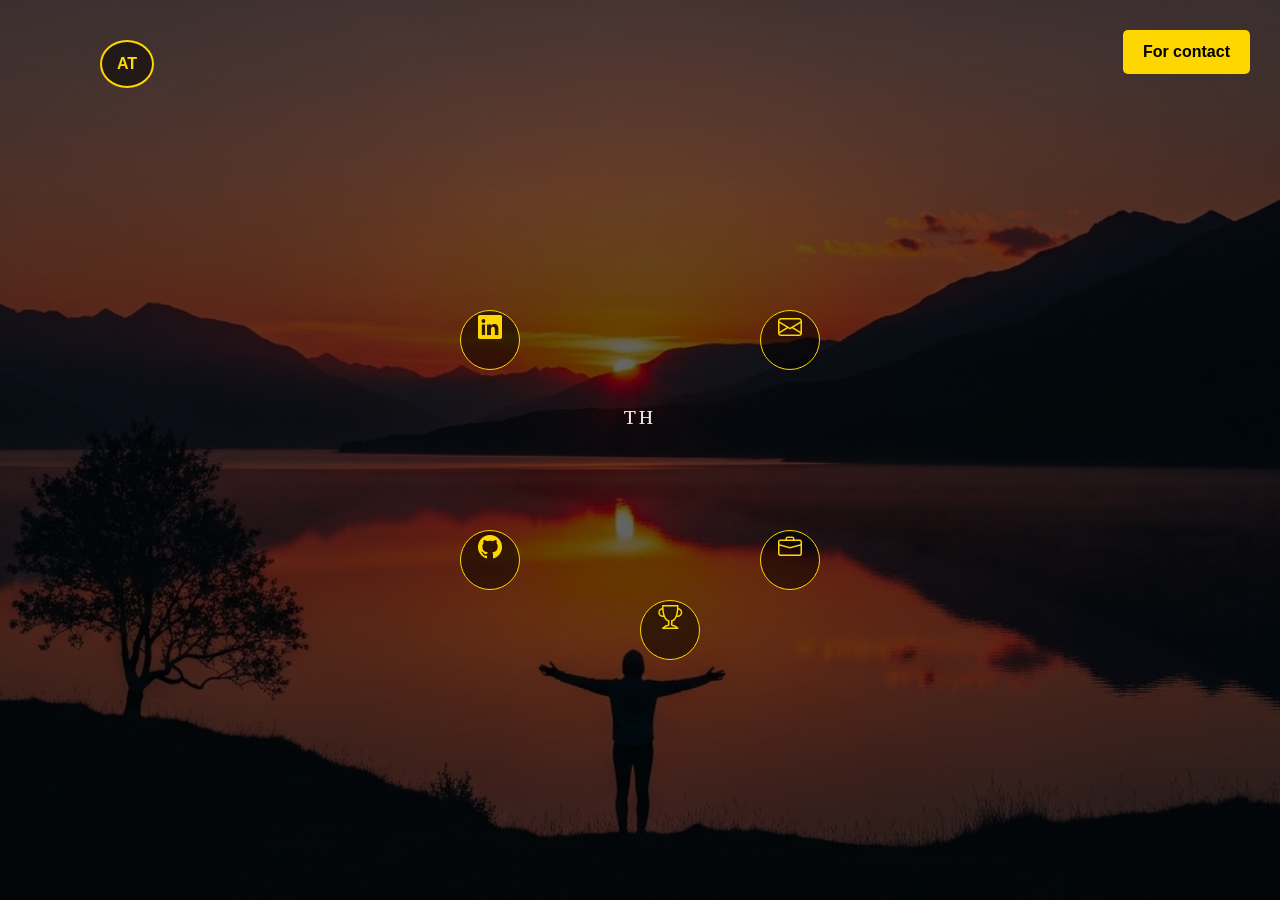
<file: index.html>
<!DOCTYPE html>
<html lang="en">
<head>
  <meta charset="UTF-8">
  <meta name="viewport" content="width=device-width, initial-scale=1.0">
  <title>Portfolio</title>
  <link rel="stylesheet" href="https://cdn.jsdelivr.net/npm/bootstrap@5.3.0/dist/css/bootstrap.min.css">
  <link rel="stylesheet" href="https://cdn.jsdelivr.net/npm/bootstrap-icons@1.10.5/font/bootstrap-icons.css">
  <link rel="stylesheet" href="style.css">
</head>
<body class="fade-in">
  <section class="hero-container">
    <nav class="top-left-logo">
      <div class="logo-circle" onmouseup="hi()">
        <span>AT</span>
      </div>
      <p id="name">Ayush Thakur</p>
    </nav>
    <button onclick="redirect()" id="Button">For contact</button>
    <div class="content-overlay text-center" onmouseover="hello()">
      <h2 class="subtitle" id="first"></h2>
      <h1 class="main-title" id="second"></h1>
      <h2 class="subtitle_visionary" id="third"></h2>
      <p class="name-footer" id="fourth"></p>
    </div>
    <div class="orbit">
      
      <!--Mail-->
      <a href="https://mail.google.com/mail/?view=cm&fs=1&to=ayushtha922@gmail.com" class="icon-node mail">
        <i class="bi bi-envelope"></i>
        <p>Mail</p>
      </a>

      <!--Portfolio-->
      <a href="AT.docx" class="icon-node portfolio">
        <i class="bi bi-briefcase"></i>  <!-- Briefcase icon -->
        <p>Portfolio</p>
      </a>
      <!--LinkedIn-->
      <a href="https://www.linkedin.com/in/ayush-thakur-9b6988382/" target="_blank" class="icon-node linkedin">
        <i class="bi bi-linkedin"></i>  <!-- LinkedIn icon -->
        <p>LinkedIn</p>
      </a>

      <!--GitHub-->
      <a href="https://github.com/Ayush-thakur07" target="_blank" class="icon-node github">
        <i class="bi bi-github"></i>
        <p>GitHub</p>
      </a>
      <!--Achievements-->
      <a href="achieve.html" class="icon-node achievement">
        <i class="bi bi-trophy"></i>  <!-- Trophy icon -->
        <p>Achievements</p>
      </a>
  </section>
  <!-- End of hero section -->
   <script src="first.js"></script>
</body>
</html>
</file>
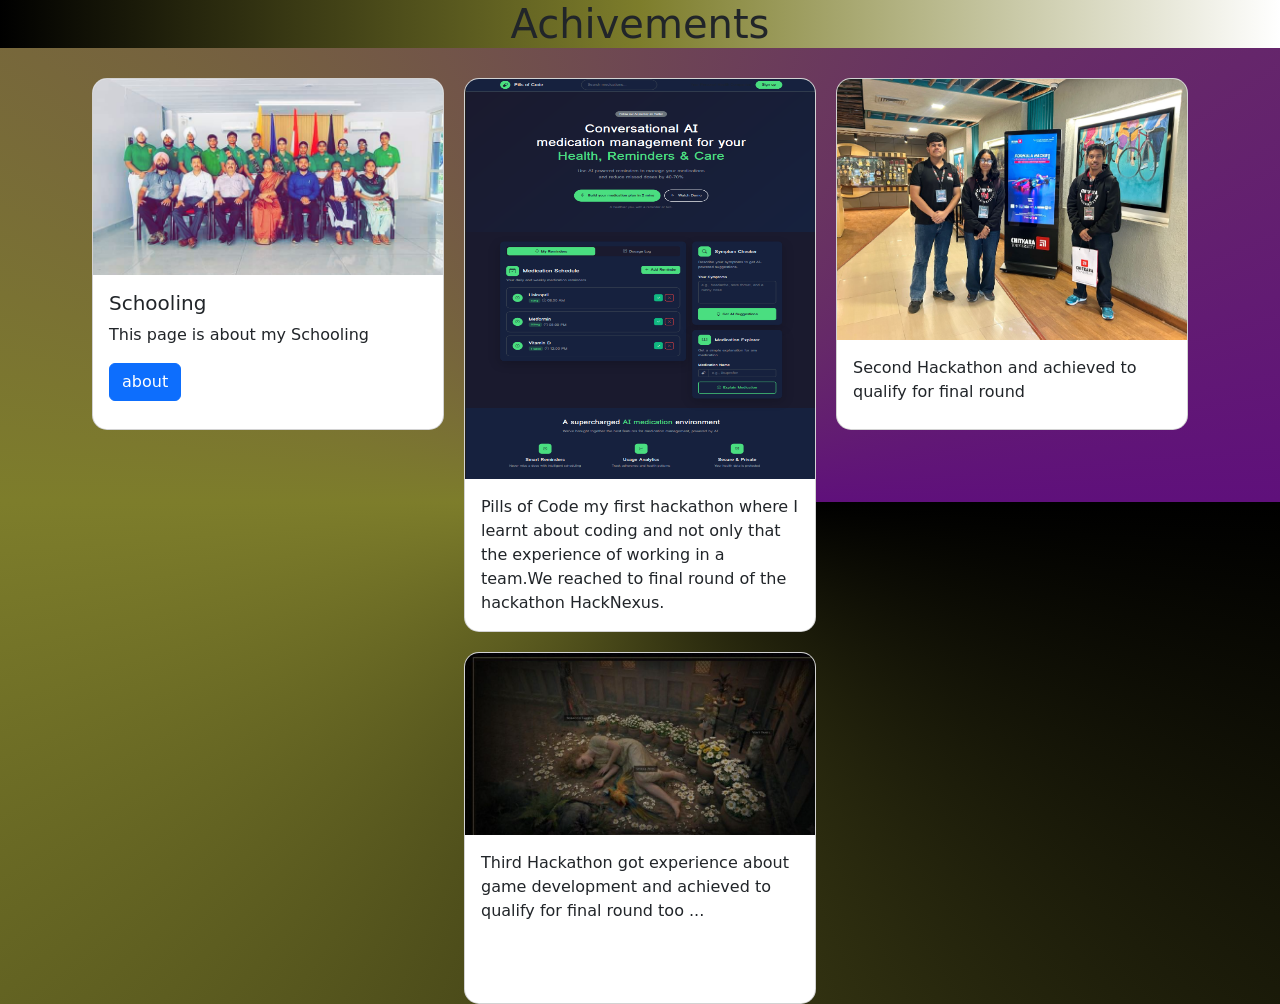
<file: achieve.html>
<!DOCTYPE html>
<html lang="en">
<head>
    <meta charset="UTF-8">
    <meta name="viewport" content="width=device-width, initial-scale=1.0">
    <title>Document</title>
    <link rel="stylesheet" href="https://cdn.jsdelivr.net/npm/bootstrap@5.3.0/dist/css/bootstrap.min.css">
    <link rel="stylesheet" href="https://cdn.jsdelivr.net/npm/bootstrap-icons@1.10.5/font/bootstrap-icons.css">
    <link rel="stylesheet" href="achiv.css">
</head>
<body>
    <h1 class="a">Achivements</h1>
    <div class="card-container">
    <div class="card" style="width: 22rem; height: 22rem;">
      <img src="school.jpeg" class="card-img-top" alt="school">
      <div class="card-body">
        <h5 class="card-title">Schooling</h5>
        <p class="card-text">This page is about my Schooling</p>
        <button onclick="about()" class="btn btn-primary">about</button>
      </div>
    </div>
    <div class="card" id="second" style="width: 22rem;" onclick="pos()">
      <img src="pills.jpeg" class="card-img-top" alt="first" style="height: 25rem;">
      <div class="card-body">
        <p class="card-text">Pills of Code my first hackathon where I learnt about coding and not only that the experience of working in a team.We reached to final round of the hackathon HackNexus.
        </p>
      </div>
    </div>
    <div class="card" style="width: 22rem; height: 22rem;" onclick="pos2()">
      <img src="2hack.jpeg" class="card-img-top" alt="2hack">
      <div class="card-body">
        <p class="card-text">Second Hackathon and achieved to qualify for final round</p>
      </div>
    </div>
    <div class="card" style="width: 22rem; height: 22rem;" onclick="pos3()">
      <img src="3hack.jpeg" class="card-img-top" alt="3hack">
      <div class="card-body">
        <p class="card-text">Third Hackathon got experience about game development and achieved to qualify for final round too ...</p>
      </div>
    </div>
    </div>
    <script>
        function about(){
          window.alert("You are being redirected to the school page");
          setTimeout(()=>{
            window.location.href="school.html";
          }, 1000);
        }
        function pos(){
          window.alert("This is about my first hackathon which was organised in Chitkara University and I got to learn about coding and the experience of working in a team.");
        }
        function pos2(){
          window.alert("This is about my second hackathon which was organised in Chitkara University and I got to learn about how to be a contributor to a team and everyone in team has it's own role without that the task done by a team is not possible.");
        }
        function pos3(){
          window.alert("This is about my third hackathon which was organised in Chandigarh group of colleges and I got to learn about how i can use AI to make a graphical interface and about canva, not only that but i got to knoew about game devlopment and experience of managing task in a fraction of time.");
        } 
    </script>
</body>
</html>
</file>
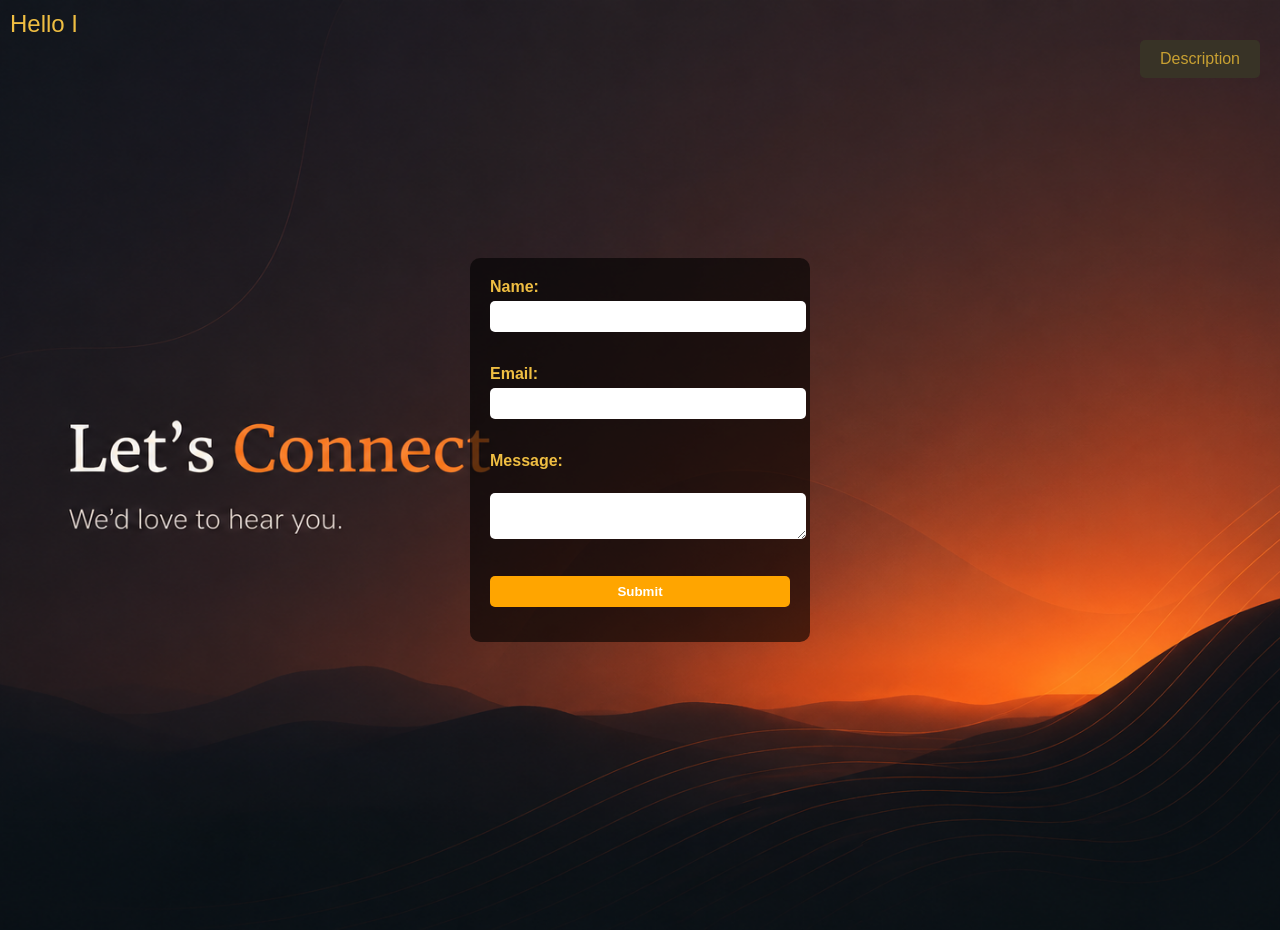
<file: contact.html>
<!DOCTYPE html>
<html lang="en">
<head>
    <meta charset="UTF-8">
    <meta name="viewport" content="width=device-width, initial-scale=1.0">
    <title>Document</title>
    <link rel="stylesheet" href="contact.css">
    <style>
        button {
            background-color: rgb(56, 51, 38); 
            color: rgb(200, 160, 50);                        
            padding: 10px 20px;                  
            border: none;                        
            border-radius: 5px;                  
            font-size: 16px;                     
            cursor: pointer;                     
            margin-top: 20px;    
            position:fixed;
            right: 20px;
            top: 20px;                
        }
        button:hover {
            background-color: rgb(200, 160, 50); 
        }
    </style>
</head>
<body style="background-image: url('contact.jpeg'); 
             background-size: cover; 
             background-repeat: no-repeat;">
    <div class="myForm">
        <form id="myForm">
            <label for="name" required style="color: rgb(239, 190, 66);">Name:</label>
            <input type="text" id="name" name="name" required><br><br>
            <label for="email" required style="color: rgb(239, 190, 66);">Email:</label>
            <input type="email" id="email" name="email" required><br><br>
            <label for="message" required style="color: rgb(239, 190, 66);">Message:</label><br>
            <textarea id="message" name="message" required></textarea><br><br>
            <input type="submit" value="Submit" id="Store">
        </form>
    </div>
    <p id="greet" style="color: rgb(239, 190, 66);"></p>
    <p id="hello" style="color: rgb(239, 190, 66);"></p>
    <p id="effect" style="color: rgb(239, 190, 66);"></p>
    <p id="new" style="color: rgb(239, 190, 66);"></p>
    <div style="text-align:center; margin-top:30px;">
        <button onclick="effort()">Description</button>
    </div>
    <script src="contact.js"></script>
</body>
</html>
</file>
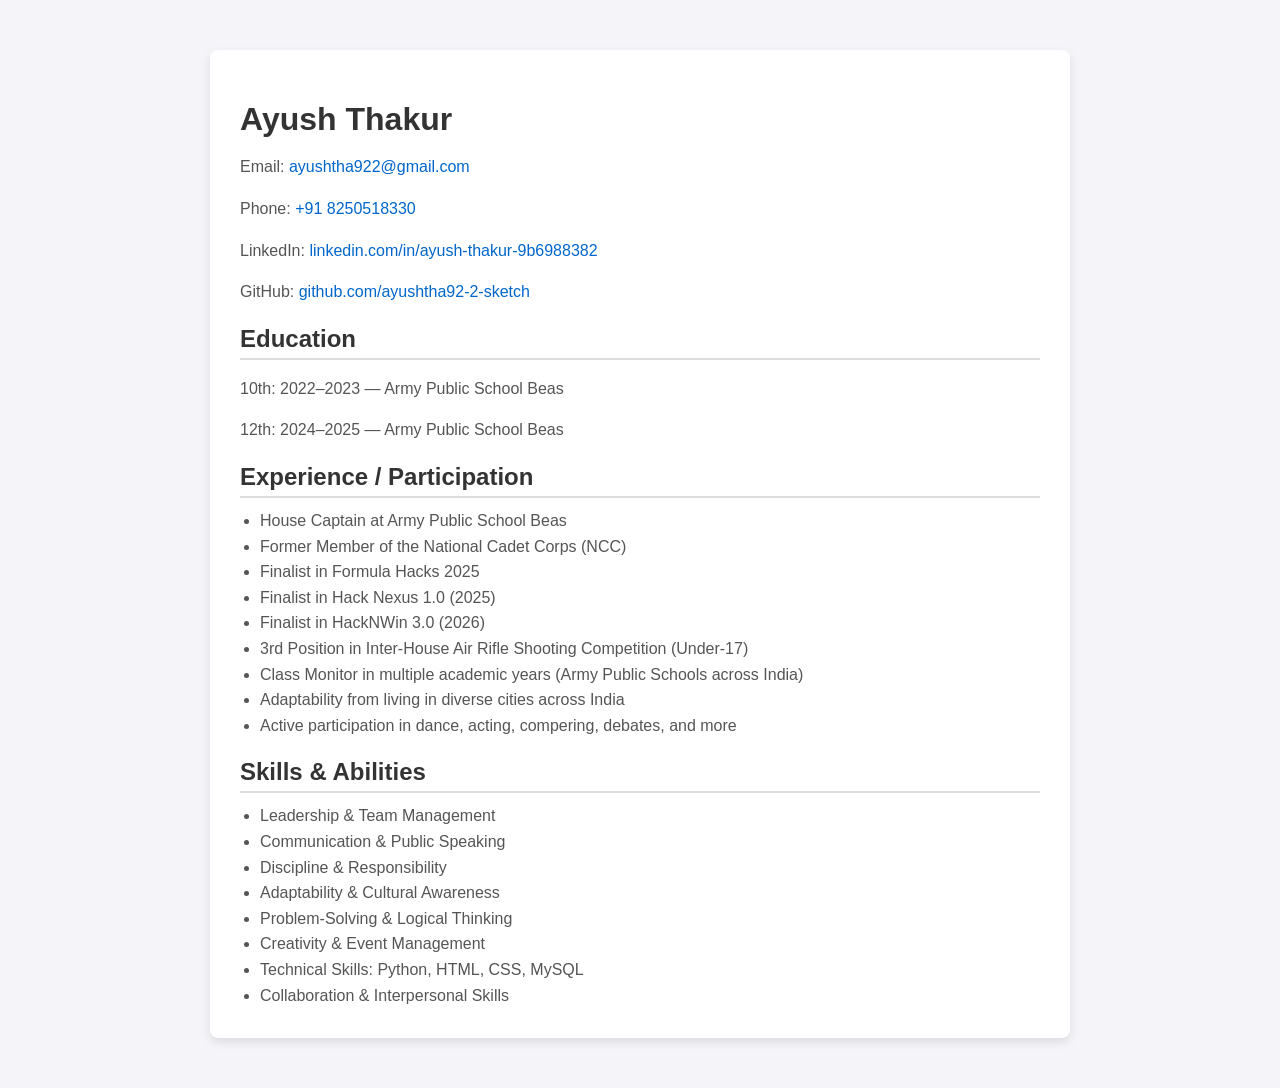
<file: port.html>
<!DOCTYPE html>
<html lang="en">
<head>
  <meta charset="UTF-8">
  <title>Ayush Thakur - Resume</title>
  <style>
    body {
      font-family: Arial, sans-serif;
      background-color: #f4f4f9;
      margin: 0;
      padding: 0;
    }
    .resume-container {
      max-width: 800px;
      margin: 50px auto;
      background: #fff;
      padding: 30px;
      box-shadow: 0 4px 10px rgba(0,0,0,0.1);
      border-radius: 8px;
    }
    h1, h2 {
      margin-bottom: 10px;
      color: #333;
    }
    h2 {
      border-bottom: 2px solid #ddd;
      padding-bottom: 5px;
      margin-top: 20px;
    }
    p, li {
      line-height: 1.6;
      color: #555;
    }
    ul {
      margin: 0;
      padding-left: 20px;
    }
    .contact-info {
      margin-bottom: 20px;
    }
    .contact-info a {
      color: #0066cc;
      text-decoration: none;
    }
    .contact-info a:hover {
      text-decoration: underline;
    }
  </style>
</head>
<body>
  <div class="resume-container">
    <h1>Ayush Thakur</h1>
    <div class="contact-info" onmouseup ="effect()">
      <p>Email: <a href="mailto:ayushtha922@gmail.com">ayushtha922@gmail.com</a></p>
      <p>Phone: <a href="tel:+918250518330">+91 8250518330</a></p>
      <p>LinkedIn: <a href="https://linkedin.com/in/ayush-thakur-9b6988382" target="_blank">linkedin.com/in/ayush-thakur-9b6988382</a></p>
      <p>GitHub: <a href="https://github.com/ayushtha92-2-sketch" target="_blank">github.com/ayushtha92-2-sketch</a></p>
    </div>
    <div onmousedown="School()">
    <h2>Education</h2>
    <p>10th: 2022–2023 — Army Public School Beas</p>
    <p>12th: 2024–2025 — Army Public School Beas</p>
    </div>

    <h2>Experience / Participation</h2>
    <ul>
      <li>House Captain at Army Public School Beas</li>
      <li>Former Member of the National Cadet Corps (NCC)</li>
      <li>Finalist in Formula Hacks 2025</li>
      <li>Finalist in Hack Nexus 1.0 (2025)</li>
      <li>Finalist in HackNWin 3.0 (2026)</li>
      <li>3rd Position in Inter-House Air Rifle Shooting Competition (Under-17)</li>
      <li>Class Monitor in multiple academic years (Army Public Schools across India)</li>
      <li>Adaptability from living in diverse cities across India</li>
      <li>Active participation in dance, acting, compering, debates, and more</li>
    </ul>

    <h2>Skills & Abilities</h2>
    <ul>
      <li>Leadership & Team Management</li>
      <li>Communication & Public Speaking</li>
      <li>Discipline & Responsibility</li>
      <li>Adaptability & Cultural Awareness</li>
      <li>Problem-Solving & Logical Thinking</li>
      <li>Creativity & Event Management</li>
      <li>Technical Skills: Python, HTML, CSS, MySQL</li>
      <li>Collaboration & Interpersonal Skills</li>
    </ul>
  </div>
  <script>
    function effect() {
        window.alert("You are on the contact page, you can contact me through email or phone or you can also check my LinkedIn and GitHub profiles");
    }
    function School(){
        window.alert("You are being redirected to my school page");
        setTimeout(()=>{
            window.location.href="https://www.apsbeas.org/";}, 500);
        }
  </script>
</body>
</html>
</file>
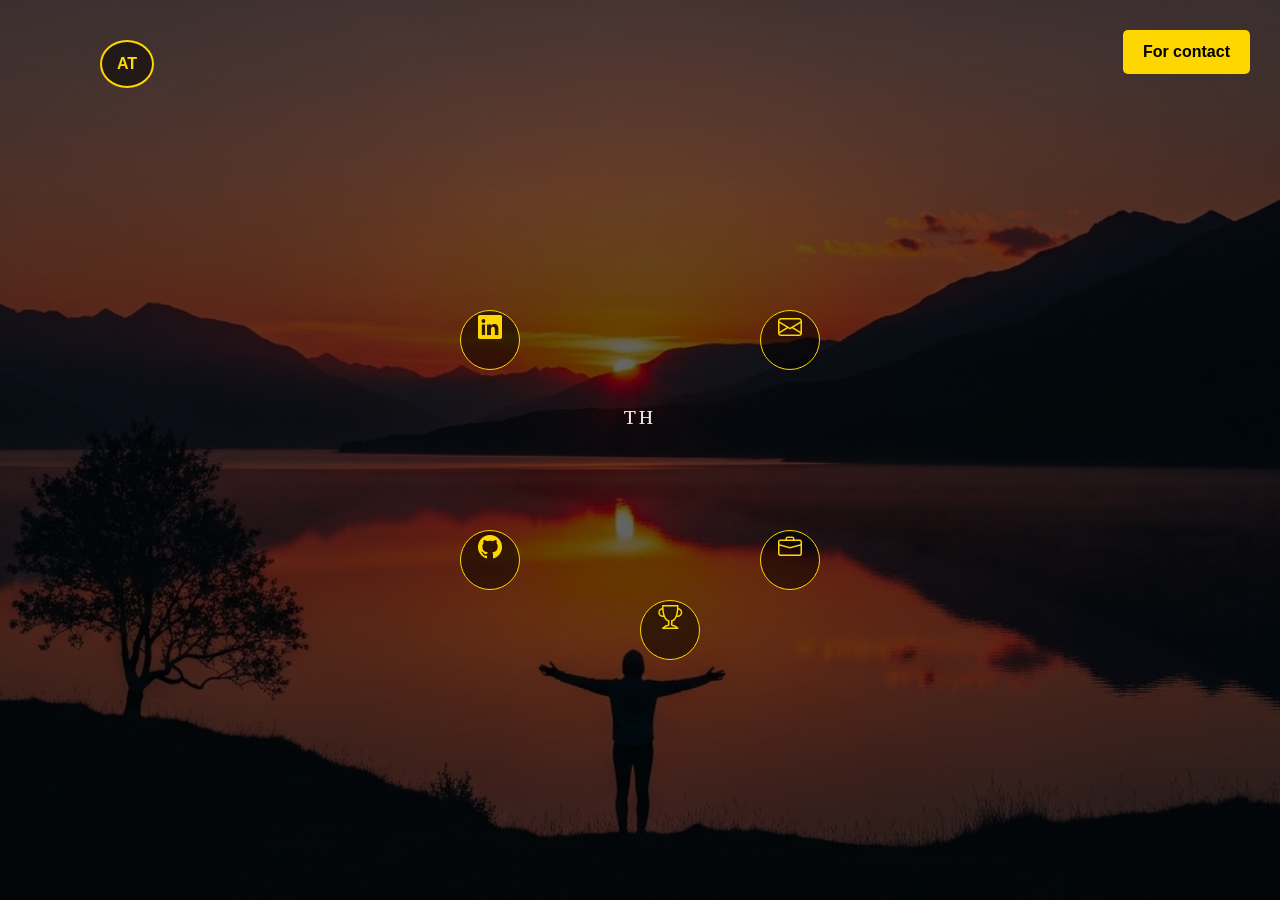
<file: Practical.html>
<!DOCTYPE html>
<html lang="en">
<head>
  <meta charset="UTF-8">
  <meta name="viewport" content="width=device-width, initial-scale=1.0">
  <title>Portfolio</title>
  <link rel="stylesheet" href="https://cdn.jsdelivr.net/npm/bootstrap@5.3.0/dist/css/bootstrap.min.css">
  <link rel="stylesheet" href="https://cdn.jsdelivr.net/npm/bootstrap-icons@1.10.5/font/bootstrap-icons.css">
  <link rel="stylesheet" href="style.css">
</head>
<body class="fade-in">
  <section class="hero-container">
    <nav class="top-left-logo">
      <div class="logo-circle">
        <span>AT</span>
      </div>
      <p id="name">Ayush Thakur</p>
    </nav>
    <button onclick="redirect()" id="Button">For contact</button>
    <div class="content-overlay text-center">
      <h2 class="subtitle" id="first"></h2>
      <h1 class="main-title" id="second"></h1>
      <h2 class="subtitle_visionary" id="third"></h2>
      <p class="name-footer" id="fourth"></p>
    </div>
    <div class="orbit">
      
      <!--Right side, top of orbit -->
      <a href="https://mail.google.com/mail/?view=cm&fs=1&to=ayushtha922@gmail.com" class="icon-node mail">
        <i class="bi bi-envelope"></i>
        <p>Mail</p>
      </a>

      <!--Portfolio-->
      <a href="AT.docx" class="icon-node portfolio">
        <i class="bi bi-briefcase"></i>  <!-- Briefcase icon -->
        <p>Portfolio</p>
      </a>
      <!--LinkedIn-->
      <a href="https://www.linkedin.com/in/ayush-thakur-9b6988382/" target="_blank" class="icon-node linkedin">
        <i class="bi bi-linkedin"></i>  <!-- LinkedIn icon -->
        <p>LinkedIn</p>
      </a>

      <!--GitHub-->
      <a href="https://github.com/Ayush-thakur07" target="_blank" class="icon-node github">
        <i class="bi bi-github"></i>
        <p>GitHub</p>
      </a>
      <!--Achievements-->
      <a href="achieve.html" class="icon-node achievement">
        <i class="bi bi-trophy"></i>  <!-- Trophy icon -->
        <p>Achievements</p>
      </a>
  </section>
  <!-- End of hero section -->
   <script src="first.js"></script>
</body>
</html>
</file>
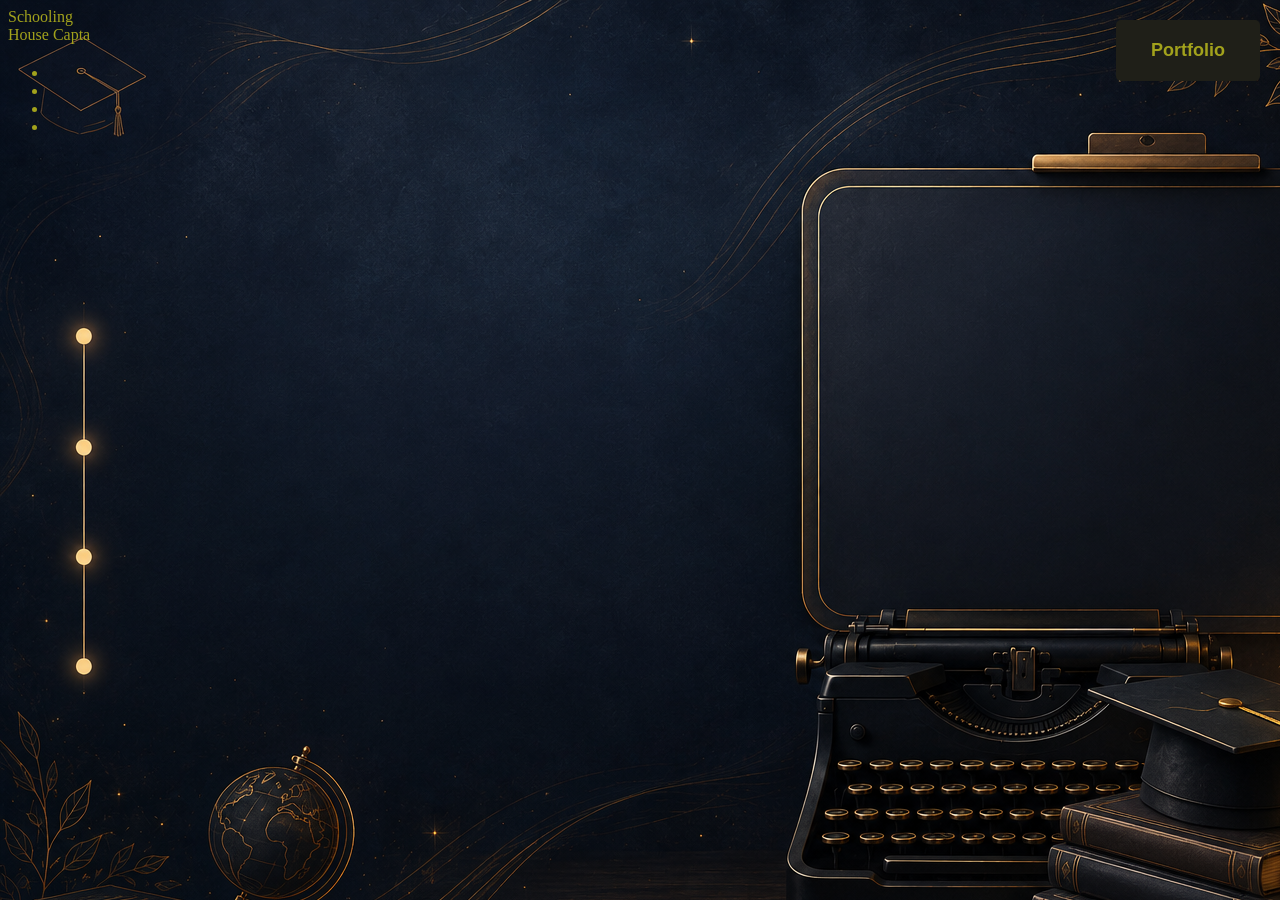
<file: school.html>
<!DOCTYPE html>
<html lang="en">
<head>
    <meta charset="UTF-8">
    <meta name="viewport" content="width=device-width, initial-scale=1.0">
    <title>Document</title>
    <style>
        #but{
            position: absolute;
            top: 20px;
            right: 20px;
            padding: 20px 35px;
            background-color: rgb(31, 31, 24);
            color: rgb(162, 162, 28);
            border: none;
            border-radius: 5px;
            cursor: pointer;
            font-size: large;
            font-weight: 600;
        }
    </style>
</head>
<body style="background-image: url('school2.jpeg');">
    <div style="color: rgb(162, 162, 28);">
        <div id="one"></div>
        <div class="two">
            <h2 id="h1"></h2>
            <ul>
                <li id="first"></li>
                <li id="two"></li>
                <li id="three"></li>
                <li id="four"></li>
            </ul>
        </div>
    </div>
    <button onclick="redirect()" id="but">Portfolio</button>
    <script src="school.js"></script>
</body>
</html>
</file>
<file: style.css>
#Button {
  position: absolute;
  top: 30px;
  right: 30px;
  z-index: 10;
  padding: 10px 20px;
  background-color: #ffd700;
  color: #000;
  border: none;
  border-radius: 5px;
  font-weight: bold;
  cursor: pointer;
}

/* Logo circle - initials container */
.logo-circle {
  border: 2px solid #ffd700;  /* Gold border */
  border-radius: 50%;  /* Perfect circle */
  padding: 10px 15px;  /* Internal padding */
  font-weight: bold;
  color: #ffd700;  /* Gold text */
  position: relative;
  top: 20px;  /* 20px from top */
  left: 80px;  /* 20px from left */
  z-index: 10;  /* Stays on top */
  background: rgba(0,0,0,0.5);  /* Semi-transparent background */
}

/* Logo container - holds circle + name */
.top-left-logo {
  position: absolute;  /* Fixed in top-left */
  top: 20px;
  left: 20px;
  z-index: 2;  /* Above orbit (z-index: 3 is only for orbit itself) */
  display: flex;  /* Aligns circle and name horizontally */
  align-items: center;  /* Vertical centering */
  gap: 10px;  /* Space between circle and name */
}

/* Logo name text */
.top-left-logo p {
  margin: 0;  /* Remove default paragraph margin */
  color: #ffd700;  /* Gold text */
  font-weight: bold;
  font-size: 1rem;  /* Normal text size */
  position: relative;
  top: 60px;
}
.fade-in
{
    animation: fadeIn 2s ease-in;
}
@keyframes fadeIn
{
    from
    {
        opacity: 0;
        transform: translateY(100);

    }
    to 
    {
        opacity: 1;
        transform: translatey(10);
    }
}
/*
  HERO CONTAINER - Main Section
  Full viewport background with centered content
*/
.hero-container {
  background: url("Background.jpeg") no-repeat center center;
  background-size: cover;
  height: 100vh;  /* Full viewport height */
  display: flex;  /* Centers all child elements */
  align-items: center;
  justify-content: center;
  position: relative;  /* Base for absolutely positioned children */
  color: #fff;
  font-family: 'Inter', sans-serif;
}

/*
  DARK OVERLAY - Pseudo-element
  Darkens background image for better text contrast
*/
.hero-container::before {
  content: "";  /* Required for pseudo-elements */
  position: absolute;
  top: 0; left: 0;
  width: 100%; height: 100%;  /* Covers entire container */
  background: rgba(0,0,0,0.6);  /* 60% black transparency */
  z-index: 1;  /* Sits below content but above background */
}

/*
  CONTENT OVERLAY - Text Area
  Contains main title and tagline - positioned above overlay
*/
.icon-node:hover {
  box-shadow: 0 0 20px #ffd700;   /* glowing ring */
  transform: scale(1.2);          /* grows slightly */
  background-color: rgba(255, 215, 0, 0.2);
  cursor: pointer;
}
.icon-node:hover i {
  color: #fff;
}
.icon-node a {
  opacity: 0;
  transition: opacity 0.3s ease;
  font-size: 0.8rem;
  color: #fff;
  text-decoration: none;
}
#name
{
  opacity: 0;
  transition:opacity 0.3s, transform 0.3s;
}
#name:hover
{
  opacity: 1;
  transform: translateY(0px);
  color: rgba(255, 215, 0, 0.3);
  
}
.content-overlay {
  position: relative;
  z-index: 2;  /* Above dark overlay (z-index: 1) */
  text-align: center;
  width: 100%;
  height: 50vh;
  display: flex;
  flex-direction: column;
  align-items: center;
  justify-content: center;
}
.main-title
{
  font-family: "Brush Script MT","Lucida Handwriting",cursive;
  text-shadow: rgb(255, 255, 255) 0px 0px 8px, rgba(255, 255, 255, 0.6) 0px 0px 15px, rgba(255, 215, 0, 0.4) 0px 0px 25px, rgba(255, 215, 0, 0.3) 0px 0px 35px, rgba(255, 255, 255, 0.2) 0px 0px 45px;
}
.subtitle_visionary
{
  font-family: "Brush Script MT","Lucida Handwriting",cursive;
}

/*
  MAIN TITLE - "Work"
  Large serif font for visual impact
*/
.main-title {
  font-size: 5rem;  /* Very large text */
  font-style: italic;  /* Italic styling */
  font-family: Georgia, serif;  /* Classic serif font */
  letter-spacing: -2px;  /* Tight spacing for modern look */
  margin: 10px 0;  /* Spacing between "THE" and "Partner" */
}

/*
  SUBTITLE - "THE" and "Partner"
  Stylized subtitle with wide letter spacing
*/
.subtitle_visionary {
  letter-spacing: 0.5rem;  /* Wide spacing for emphasis */
  font-weight: bold;  /* Bold text */
  opacity: 0.8;  /* Slightly transparent */
}

/*
  ORBIT CONTAINER - Icon Rotation
  Circular container that rotates continuously
  All social icon buttons orbit around this center
*/
.orbit {
  position: absolute;
  width: 300px;  /* 300px diameter circle */
  height: 300px;
  top: 50%;  /* Center vertically */
  left: 50%;  /* Center horizontally */
  transform: translate(-50%, -50%);  /* Perfect center positioning */
  animation: spin 20s linear infinite;  /* Rotates 360° every 20 seconds */
  z-index: 3;  /* Above all other elements */
}

/*
  ICON NODES - Social Media Buttons
  Individual circular buttons positioned around orbit
  Rotated individually to keep text upright during orbit spin
*/
.icon-node {
  border: 1px solid #ffd700;  /* Gold circle border */
  border-radius: 50%;  /* Makes it circular */
  width: 60px;  /* 60px diameter circles */
  height: 60px;
  display: flex;  /* Centers icon and text */
  flex-direction: column;
  align-items: center;
  justify-content: center;
  text-align: center;
  color: #ffd700;  /* Gold text color */
  background: rgba(0,0,0,0.5);  /* Semi-transparent black background */
  transition: 0.3s ease;  /* Smooth hover effect */
  position: absolute;  /* Positioned relative to .orbit parent */
}

/*
  ICON & TEXT STYLING
  Icon: Bootstrap icon font (1.5rem size)
  Text: Small white labels below icons
*/
.icon-node i {
  font-size: 1.5rem;  /* Icon size */
  color: #ffd700;  /* Gold color */
}

.icon-node p {
  opacity: 0;
  transition: opacity 0.3s ease;
  margin: 5px 0 0;
  font-size: 0.8rem;
  color: #fff
}
/*
  ICON NODE POSITIONS - Around Orbit
  Each position uses absolute positioning to place
  icons around the circular orbit path
*/

/* Mail icon - right side, top */
.mail {
  top: 10px;  /* Near top */
  left: 100%;  /* At right edge of orbit circle */
  transform: translateX(-50%);  /* Center it horizontally */
}

/* Portfolio icon - right side, bottom */
.portfolio {
  bottom: 10px;  /* Near bottom */
  left: 100%;  /* At right edge of orbit circle */
  transform: translateX(-50%);  /* Center it horizontally */
}

/* LinkedIn icon - left side, top */
.linkedin {
  top: 10px;  /* Near top */
  right: 100%;  /* At left edge of orbit circle */
  transform: translateX(50%);  /* Center it horizontally */
}

/* GitHub icon - left side, bottom */
.github {
  bottom: 10px;  /* Near bottom */
  right: 100%;  /* At left edge of orbit circle */
  transform: translateX(50%);  /* Center it horizontally */
}

/* Achievement icon - bottom center */
.achievement {
  top: 100%;  /* Below orbit circle */
  left: 50%;  /* Slightly offset from center */
  transform: translateY(-50%,-50%);  /* Center it vertically */
}
/*
  HOVER EFFECTS - Interactive Feedback
  When user hovers over icon buttons
*/
.top-left-logo:hover{
  transform: scale(1.2);  
  cursor: pointer;  
}
.icon-node:hover {
  display: block;
  background-color: rgba(255, 215, 0, 0.2);  /* Gold glow background */
  transform: scale(1.2);  /* Grows 20% larger */
  cursor: pointer;  /* Shows clickable cursor */
  opacity: 1;
}

.icon-node:hover i {
  color: #fff;  /* Icon turns white */
}

.icon-node:hover p {
  color: #ffd700;  /* Label stays gold */
}

/*
  LOGO SECTION - Top Left Corner
  Fixed position logo that does NOT rotate with orbit
  Shows initials (AT) and full name
*/
/*
  TEXT CONTENT STYLING - Center Hero Text
  Subtitle, main title, and footer name
*/

/* Subtitle - "THE" and "Partner" */
.subtitle {
  font-size: 1.2rem;  /* Medium size */
  letter-spacing: 0.2rem;  /* Spaced out */
  opacity: 0.9;  /* Slightly transparent */
  margin: 10px 0;  /* Spacing around subtitles */
}

/* Footer name - "Ayush Thakur" below title */
.name-footer {
  margin-top: 20px;  /* Space above footer name */
  font-size: 1rem;  /* Normal text size */
  opacity: 0.8;  /* More transparent than subtitle */
}

/*
  ORBIT ANIMATION - Continuous Rotation
  Spins the entire orbit container 360 degrees
  Takes 20 seconds per full rotation
*/
@keyframes spin {
  from { 
    transform: translate(-50%, -50%) rotate(0deg);  /* Start position */
  }
  to { 
    transform: translate(-50%, -50%) rotate(360deg);  /* Full rotation */
  }
}

/* Optional: stop orbit rotation (if needed for pausing) */
.orbit.still {
  animation: none;  /* Removes spinning animation */
}
#first
{
  font-family: Georgia, serif; 
  text-shadow: rgb(255, 255, 255) 0px 0;
}
#button
{
  box-shadow: 0 0 20px #ffd700;   /* glowing ring */
  transform: scale(1.2);          /* grows slightly */
  background-color: rgba(255, 215, 0, 0.2);
  cursor: pointer;
}
</file>
<file: achiv.css>
.a{
    display: flex;
    justify-content: center;
    align-items: center;
    background:linear-gradient(90deg,black,rgb(125, 125, 43),white);
}
body {
    background: conic-gradient(from 90deg, black, rgb(125, 125, 43), rgb(95, 16, 123));
}

.card-container{
    display: flex;
    flex-wrap: wrap;
    justify-content: center;
    gap: 20px;
    margin-top: 30px;
}

.card{
    background-color: white;
    border-radius: 15px;
    overflow: hidden;
}
</file>
<file: contact.css>
.myForm{
    display: flex;
    align-items:center;
    justify-content:center;
    height: 100vh;

}   
body {
  margin: 0;
  padding: 0;
  background-image: url("contact.jpeg");
  background-size: cover;
  background-repeat: no-repeat;
  background-position: center;
  font-family: Arial, sans-serif;
  color: #fff; /* makes text readable on dark background */
}

.myForm {
  display: flex;
  flex-direction: column;   /* stack inputs vertically */
  justify-content: center;  /* vertical centering */
  align-items: center;      /* horizontal centering */
  height: 100vh;            /* full screen height */
}

form {
  background: rgba(0, 0, 0, 0.6); /* semi-transparent box */
  padding: 20px;
  border-radius: 10px;
  width: 300px;
}

form label {
  display: block;
  margin-bottom: 5px;
  font-weight: bold;
}

form input, form textarea {
  width: 100%;
  padding: 8px;
  margin-bottom: 15px;
  border: none;
  border-radius: 5px;
}

form input[type="submit"] {
  background-color: orange;
  color: white;
  font-weight: bold;
  cursor: pointer;
}

form input[type="submit"]:hover {
  background-color: darkorange;
}
#greet {
  position: absolute;   
  top: 10px;            
  left: 10px;           
  font-size: 1.5rem;
  text-align: left;
  margin: 0;
}
#hello {
  position: absolute;   
  top: 40px;            
  left: 10px;           
  font-size: 1.5rem;
  text-align: left;
  margin: 0;
}
#effect {
  position: absolute;   
  top: 70px;            
  left: 10px;           
  font-size: 1.5rem;
  text-align: left;
  margin: 0;
}
</file>
